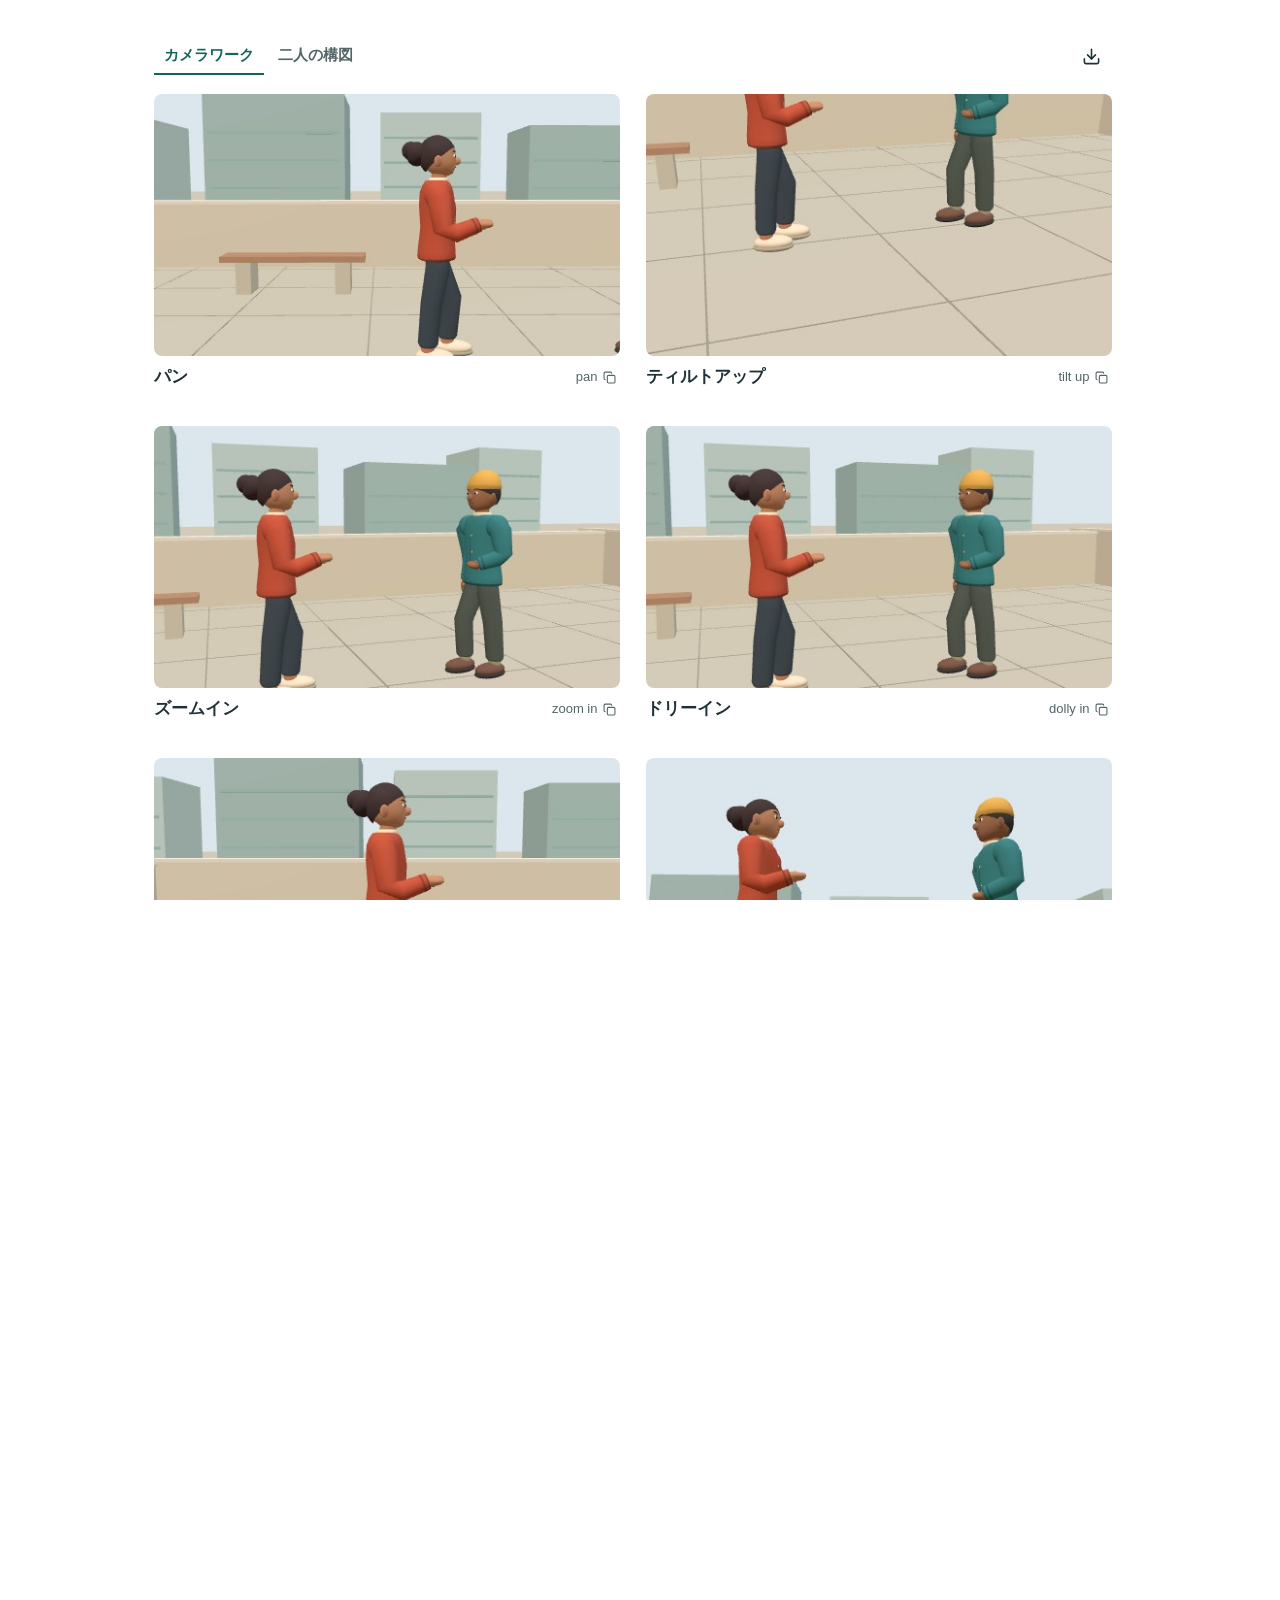
<file: MyHarness/Resources/CameraAtlas.bundle/index.html>
<!doctype html><html lang="ja"><head><meta charset="utf-8">
<meta http-equiv="Content-Security-Policy" content="default-src 'none'; script-src 'self' file:; style-src 'self' file: 'unsafe-inline'; img-src 'self' file:; media-src 'self' file:; frame-src 'self' file:; base-uri 'none'">
<meta name="viewport" content="width=device-width,initial-scale=1"><title>画角集</title><link rel="stylesheet" href="gallery.css"><style>html,body,#root{height:100%;margin:0}</style></head><body><div id="root"></div><script defer src="gallery.js"></script></body></html>
</file>
<file: MyHarness/Resources/CameraAtlas.bundle/gallery.css>
.atlas{--ai: #203238;--am: #536567;--al: #d8e1de;--aw: #fff;--at: #14665d;height:100%;min-height:0;background:var(--aw);color:var(--ai);font:15px/1.45 -apple-system,BlinkMacSystemFont,Segoe UI,sans-serif}.atlas *{box-sizing:border-box}.atlas [hidden]{display:none!important}.atlas-scroll{height:100%;overflow:auto;overscroll-behavior:contain;scrollbar-gutter:stable}.atlas-list,.atlas-detail{max-width:1030px;margin:0 auto;padding:clamp(14px,3vw,36px)}.atlas h1,.atlas h2,.atlas p{margin:0}.atlas h1{font-size:clamp(22px,3vw,29px);line-height:1.3}.atlas h2{font-size:clamp(16px,2.1vw,20px);margin:22px 0 10px}.atlas button,.atlas summary{font:inherit;cursor:pointer;color:inherit}.atlas-list-tools,.atlas-detail-head{display:flex;align-items:center;gap:12px}.atlas-list-tools{justify-content:space-between;margin:10px 0 18px}.atlas-native .atlas-list-tools{margin-top:0}.atlas-tabs,.atlas-view-switch{display:inline-flex;gap:4px;align-items:center}.atlas-tabs button,.atlas-view-switch button{border:0;background:none;padding:7px 10px;color:var(--am);min-height:38px}.atlas-tabs button{border-bottom:2px solid transparent;border-radius:0;font-weight:650}.atlas-tabs button[aria-pressed=true]{color:var(--at);border-color:var(--at)}.atlas-files{position:relative}.atlas-files summary,.atlas-detail-head>button{display:grid;place-items:center;width:40px;height:40px;list-style:none;border:none;background:none;padding:0}.atlas-files summary::-webkit-details-marker{display:none}.atlas-files[open]>div{background:var(--aw);position:absolute;right:0;top:100%;z-index:2;display:grid;min-width:170px;padding:5px;box-shadow:0 3px 18px #0002;border-radius:8px;border:1px solid var(--al)}.atlas-files a{padding:9px;color:inherit;text-decoration:none}.atlas-grid{display:grid;grid-template-columns:repeat(2,minmax(0,1fr));gap:clamp(18px,3vw,32px) clamp(12px,2.4vw,26px)}.atlas-card{display:grid;grid-template-columns:minmax(0,1fr) auto;align-content:start;align-items:center;gap:4px 6px;min-width:0}.atlas-card>a{display:contents;color:inherit;text-decoration:none}.atlas-poster{grid-column:1/-1;grid-row:1;border-radius:8px;overflow:hidden;aspect-ratio:16/9;background:#e3e9e8}.atlas-poster img,.atlas-poster video,.atlas-reference{display:block;width:100%;aspect-ratio:16/9;object-fit:cover;margin:0}.atlas-card strong{font-size:clamp(13px,1.9vw,17px);line-height:1.4;grid-column:1;min-width:0}.atlas-still-card strong{grid-column:1/-1}.atlas-card a:focus-visible .atlas-poster{outline:3px solid var(--at);outline-offset:2px}.atlas-copy{display:inline-flex;align-items:center;gap:5px;justify-self:start;max-width:100%;min-height:34px;padding:3px 4px;border:0;color:var(--am)!important;background:none;font-size:13px!important;text-align:left}.atlas-copy span{overflow-wrap:anywhere}.atlas-copy svg{flex-shrink:0}.atlas-copy-error{color:#b84332}.atlas-sr{position:absolute;width:1px;height:1px;clip-path:inset(50%);overflow:hidden}.atlas-detail{max-width:862px}.atlas-detail-head{flex-wrap:wrap;margin-bottom:10px}.atlas-modebar{display:flex;align-items:center;justify-content:space-between;gap:12px;margin-bottom:10px}.atlas-view-switch button{border-radius:6px;min-height:32px;padding:4px 12px}.atlas-view-switch button[aria-pressed=true]{color:var(--at);background:#e4f0ec;font-weight:650}.atlas-stage{container-type:inline-size}.atlas-stage iframe{display:block;width:100%;height:calc(56.25cqw + 136px);border:0;color-scheme:normal}.atlas-reference{border-radius:7px}.atlas-effect{display:flex;align-items:center;gap:14px;margin-top:14px}.atlas-effect p{max-width:62ch;font-size:15px;line-height:1.65}.atlas-effect img{flex:none;margin-left:auto;border-radius:5px}.atlas button:focus-visible,.atlas summary:focus-visible,.atlas a:focus-visible{outline:2px solid var(--at);outline-offset:2px}@media(max-width:680px){.atlas-list,.atlas-detail{padding:12px}.atlas-card:not(.atlas-still-card){grid-template-columns:minmax(0,1fr);gap:2px}.atlas-card .atlas-copy{grid-column:1;min-height:30px;padding:0}.atlas-grid{row-gap:18px}.atlas-detail-head{gap:6px}.atlas-effect{align-items:flex-start}.atlas-effect img{width:75px;height:auto}.atlas-scroll{scrollbar-gutter:auto}}@media(prefers-color-scheme:dark){.atlas-native{--ai: #f3f5f5;--am: #c2ceca;--al: #46544e;--aw: #161a1b;--at: #90d4c7}.atlas-native .atlas-view-switch button[aria-pressed=true]{background:#253c35}}
</file>
